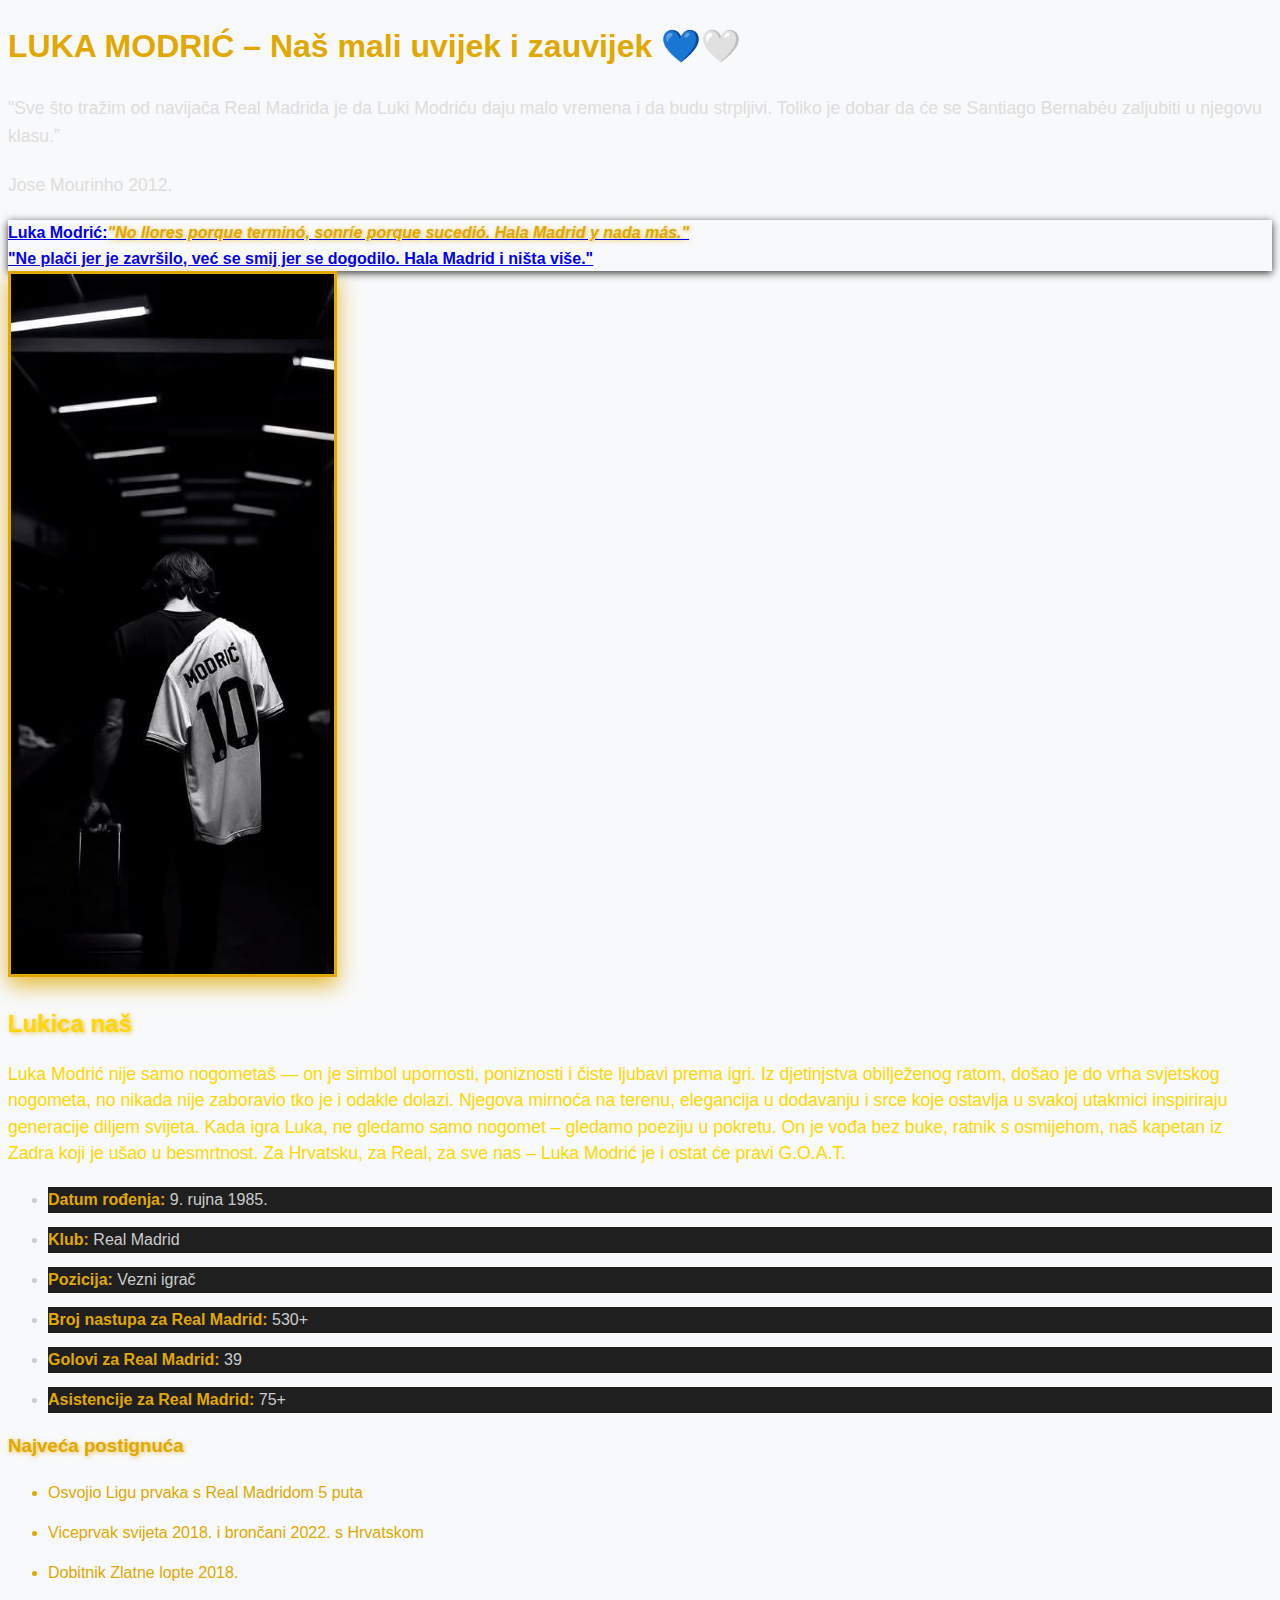
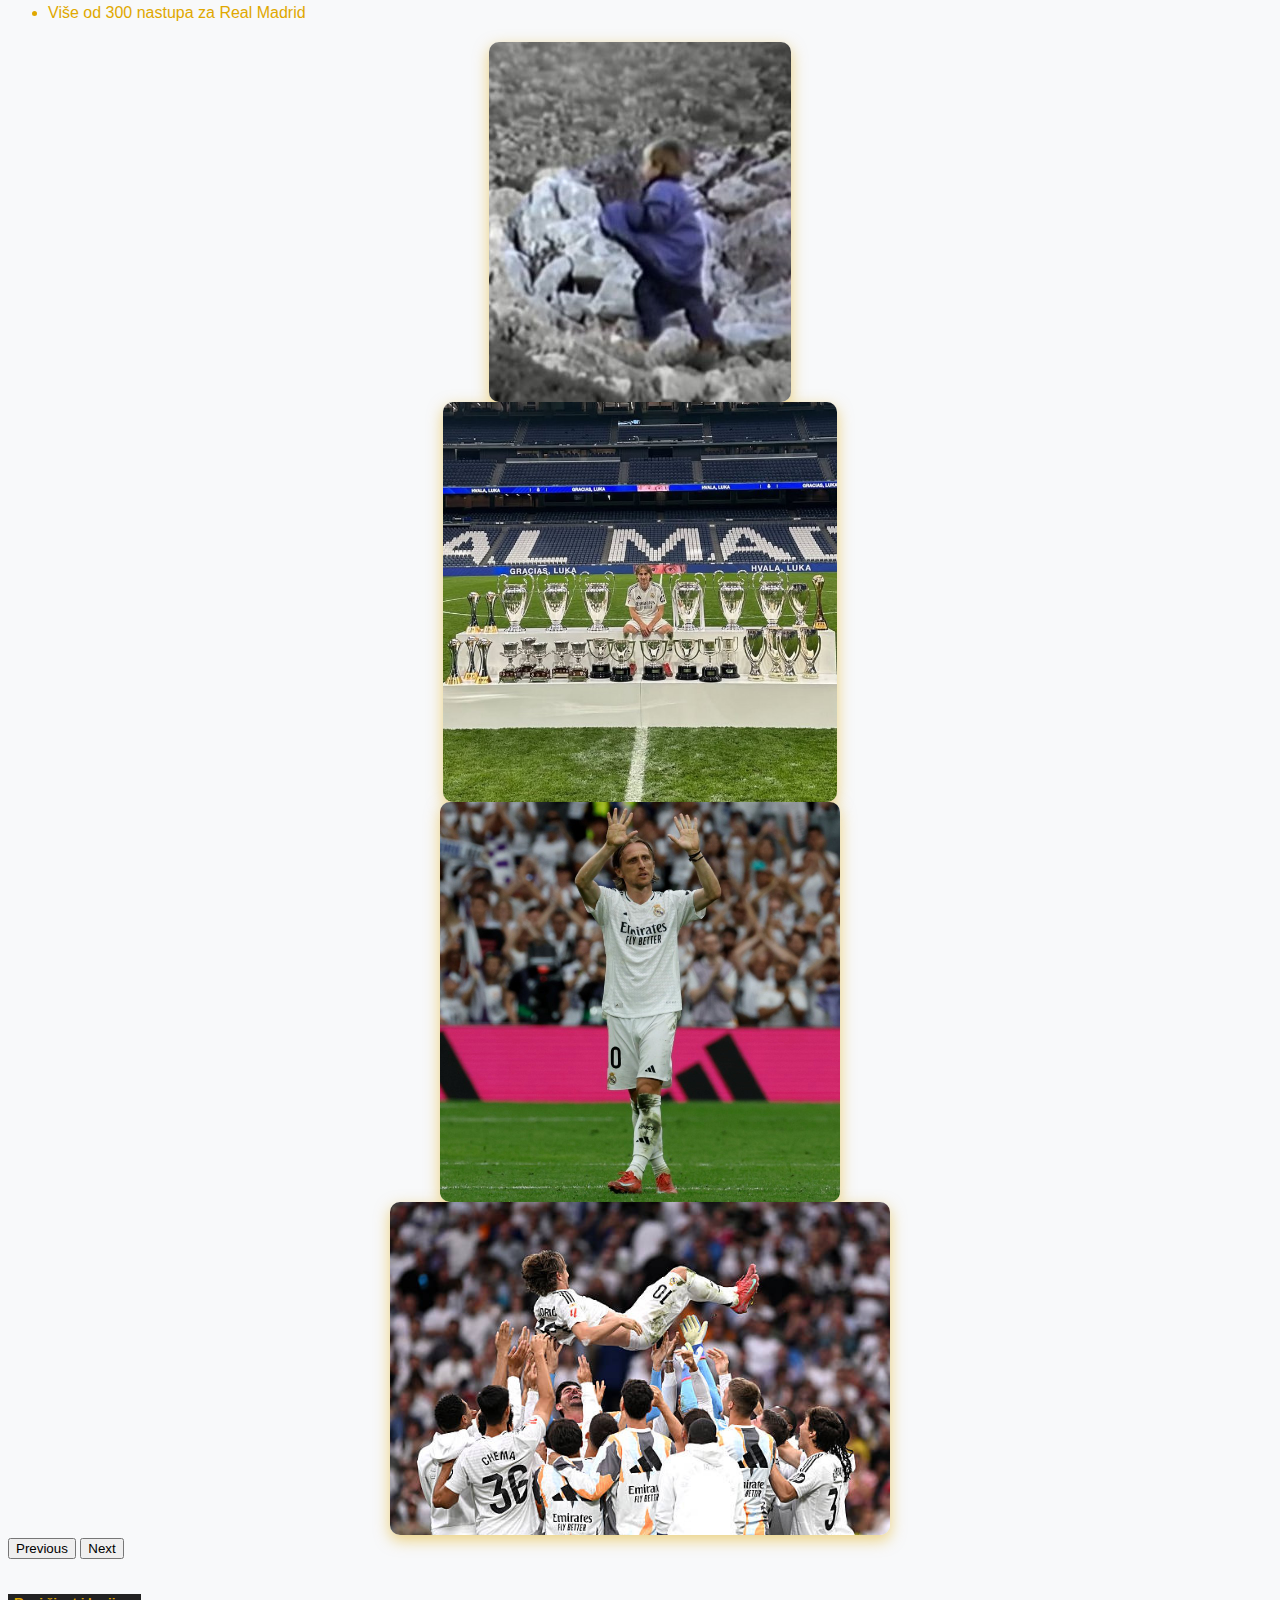
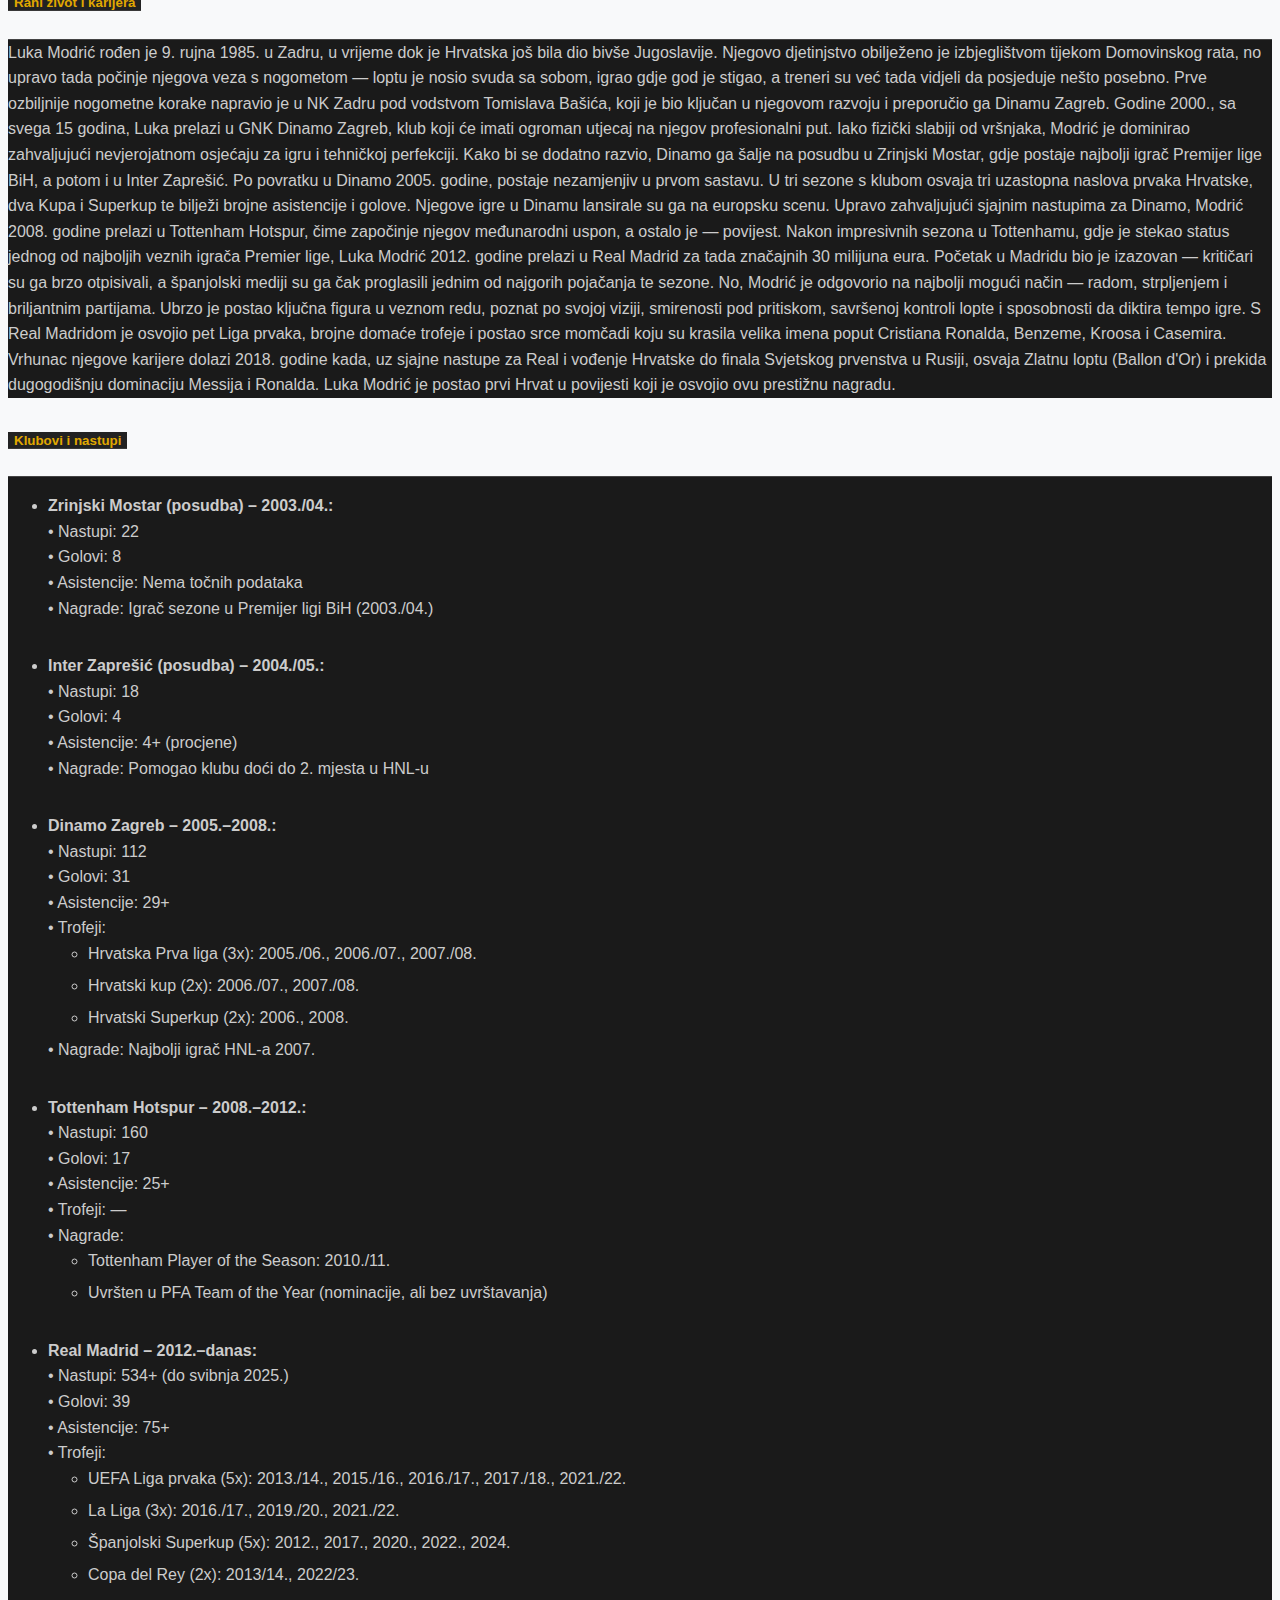
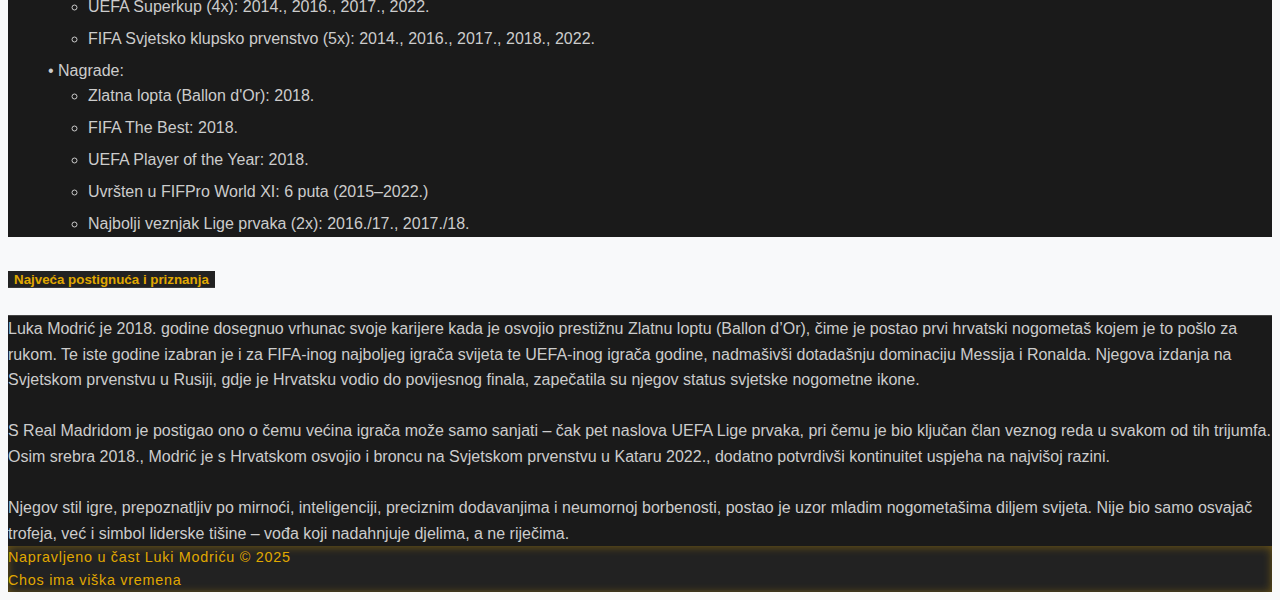
<file: ModrićBootstrap/index.html>
<!DOCTYPE html>
<html lang="en">
  <head>
    <meta charset="UTF-8" />
    <meta name="viewport" content="width=device-width, initial-scale=1" />
    <title>Luka Modrić</title>
    <link
      href="https://cdn.jsdelivr.net/npm/bootstrap@5.3.6/dist/css/bootstrap.min.css"
      rel="stylesheet"
      integrity="sha384-4Q6Gf2aSP4eDXB8Miphtr37CMZZQ5oXLH2yaXMJ2w8e2ZtHTl7GptT4jmndRuHDT"
      crossorigin="anonymous"
    />
    <link rel="stylesheet" href="style.css" />

    <style>
      #carouselExample img {
        max-width: 500px;
        max-height: 400px;
        margin: 0 auto;
        display: block;
        object-fit: contain;
      }
    </style>
  </head>
  <header
    class="bg-dark text-white py-4 text-center border-bottom border-secondary"
  >
    <div class="container">
      <h1 class="display-5 fw-bold text-center">
        LUKA MODRIĆ – Naš mali uvijek i zauvijek 💙🤍
      </h1>

      <p class="lead fst-italic">
        "Sve što tražim od navijača Real Madrida je da Luki Modriću daju malo
        vremena i da budu strpljivi. Toliko je dobar da će se Santiago Bernabéu
        zaljubiti u njegovu klasu.”
      </p>
      <p class="lead fst-italic">Jose Mourinho 2012.</p>
    </div>
  </header>

  <body>
    <nav class="navbar navbar-expand-lg navbar-dark bg-dark">
      <div class="container">
        <a class="navbar-brand" href="#"
          >Luka Modrić:<i
            >"No llores porque terminó, sonríe porque sucedió. Hala Madrid y
            nada más."</i
          >
          <br />"Ne plači jer je završilo, već se smij jer se dogodilo. Hala
          Madrid i ništa više."</a
        >
      </div>
    </nav>

    <div class="container mt-5">
      <div class="row align-items-center">
        <div class="col-md-4 text-center mb-4">
          <img
            src="./slike/Goat.jpg"
            alt="Luka Modrić"
            class="img-fluid rounded shadow"
          />
        </div>
        <div class="col-md-8">
          <h2 class="mb-3">Lukica naš</h2>
          <p>
            Luka Modrić nije samo nogometaš — on je simbol upornosti, poniznosti
            i čiste ljubavi prema igri. Iz djetinjstva obilježenog ratom, došao
            je do vrha svjetskog nogometa, no nikada nije zaboravio tko je i
            odakle dolazi. Njegova mirnoća na terenu, elegancija u dodavanju i
            srce koje ostavlja u svakoj utakmici inspiriraju generacije diljem
            svijeta. Kada igra Luka, ne gledamo samo nogomet – gledamo poeziju u
            pokretu. On je vođa bez buke, ratnik s osmijehom, naš kapetan iz
            Zadra koji je ušao u besmrtnost. Za Hrvatsku, za Real, za sve nas –
            Luka Modrić je i ostat će pravi G.O.A.T.
          </p>
          <ul class="list-group list-group-flush mt-4">
            <li class="list-group-item">
              <strong>Datum rođenja:</strong> 9. rujna 1985.
            </li>
            <li class="list-group-item"><strong>Klub:</strong> Real Madrid</li>
            <li class="list-group-item">
              <strong>Pozicija:</strong> Vezni igrač
            </li>
            <li class="list-group-item">
              <strong>Broj nastupa za Real Madrid:</strong> 530+
            </li>
            <li class="list-group-item">
              <strong>Golovi za Real Madrid:</strong> 39
            </li>
            <li class="list-group-item">
              <strong>Asistencije za Real Madrid:</strong> 75+
            </li>
          </ul>
        </div>
      </div>

      <div class="container mt-5">
  <div class="row align-items-center">
    <!-- Najveća postignuća lijevo -->
    <div class="col-md-6">
      <h3>Najveća postignuća</h3>
      <ul>
        <li>Osvojio Ligu prvaka s Real Madridom 5 puta</li>
        <li>Viceprvak svijeta 2018. i brončani 2022. s Hrvatskom</li>
        <li>Dobitnik Zlatne lopte 2018.</li>
        <li>Više od 300 nastupa za Real Madrid</li>
      </ul>
    </div>

    <!-- Carousel desno -->
    <div class="col-md-6">
      <div
        id="carouselExample"
        class="carousel slide"
        data-bs-ride="carousel"
      >
        <div class="carousel-inner">
          <div class="carousel-item active">
            <img src="./slike/mali luka.jpg" class="d-block mx-auto" alt="Slide 1" />
          </div>
          <div class="carousel-item">
            <img src="./slike/velikiLuka.jpg" class="d-block mx-auto" alt="Slide 2" />
          </div>
          <div class="carousel-item">
            <img src="./slike/modrićPozdrav.jpg" class="d-block mx-auto" alt="Slide 3" />
          </div>
          <div class="carousel-item">
            <img src="./slike/lukaBacanje.jpg" class="d-block mx-auto" alt="Slide 4" />
          </div>
        </div>

        <button
          class="carousel-control-prev"
          type="button"
          data-bs-target="#carouselExample"
          data-bs-slide="prev"
        >
          <span class="carousel-control-prev-icon" aria-hidden="true"></span>
          <span class="visually-hidden">Previous</span>
        </button>
        <button
          class="carousel-control-next"
          type="button"
          data-bs-target="#carouselExample"
          data-bs-slide="next"
        >
          <span class="carousel-control-next-icon" aria-hidden="true"></span>
          <span class="visually-hidden">Next</span>
        </button>
      </div>
    </div>
  </div>
</div>

    <div class="accordion accordion-flush" id="accordionFlushExample">
      <div class="accordion-item">
        <h2 class="accordion-header">
          <button
            class="accordion-button collapsed"
            type="button"
            data-bs-toggle="collapse"
            data-bs-target="#flush-collapseOne"
            aria-expanded="false"
            aria-controls="flush-collapseOne"
          >
            Rani život i karijera
          </button>
        </h2>
        <div
          id="flush-collapseOne"
          class="accordion-collapse collapse"
          data-bs-parent="#accordionFlushExample"
        >
          <div class="accordion-body">
            Luka Modrić rođen je 9. rujna 1985. u Zadru, u vrijeme dok je
            Hrvatska još bila dio bivše Jugoslavije. Njegovo djetinjstvo
            obilježeno je izbjeglištvom tijekom Domovinskog rata, no upravo tada
            počinje njegova veza s nogometom — loptu je nosio svuda sa sobom,
            igrao gdje god je stigao, a treneri su već tada vidjeli da posjeduje
            nešto posebno. Prve ozbiljnije nogometne korake napravio je u NK
            Zadru pod vodstvom Tomislava Bašića, koji je bio ključan u njegovom
            razvoju i preporučio ga Dinamu Zagreb. Godine 2000., sa svega 15
            godina, Luka prelazi u GNK Dinamo Zagreb, klub koji će imati ogroman
            utjecaj na njegov profesionalni put. Iako fizički slabiji od
            vršnjaka, Modrić je dominirao zahvaljujući nevjerojatnom osjećaju za
            igru i tehničkoj perfekciji. Kako bi se dodatno razvio, Dinamo ga
            šalje na posudbu u Zrinjski Mostar, gdje postaje najbolji igrač
            Premijer lige BiH, a potom i u Inter Zaprešić. Po povratku u Dinamo
            2005. godine, postaje nezamjenjiv u prvom sastavu. U tri sezone s
            klubom osvaja tri uzastopna naslova prvaka Hrvatske, dva Kupa i
            Superkup te bilježi brojne asistencije i golove. Njegove igre u
            Dinamu lansirale su ga na europsku scenu. Upravo zahvaljujući
            sjajnim nastupima za Dinamo, Modrić 2008. godine prelazi u Tottenham
            Hotspur, čime započinje njegov međunarodni uspon, a ostalo je —
            povijest. Nakon impresivnih sezona u Tottenhamu, gdje je stekao
            status jednog od najboljih veznih igrača Premier lige, Luka Modrić
            2012. godine prelazi u Real Madrid za tada značajnih 30 milijuna
            eura. Početak u Madridu bio je izazovan — kritičari su ga brzo
            otpisivali, a španjolski mediji su ga čak proglasili jednim od
            najgorih pojačanja te sezone. No, Modrić je odgovorio na najbolji
            mogući način — radom, strpljenjem i briljantnim partijama. Ubrzo je
            postao ključna figura u veznom redu, poznat po svojoj viziji,
            smirenosti pod pritiskom, savršenoj kontroli lopte i sposobnosti da
            diktira tempo igre. S Real Madridom je osvojio pet Liga prvaka,
            brojne domaće trofeje i postao srce momčadi koju su krasila velika
            imena poput Cristiana Ronalda, Benzeme, Kroosa i Casemira. Vrhunac
            njegove karijere dolazi 2018. godine kada, uz sjajne nastupe za Real
            i vođenje Hrvatske do finala Svjetskog prvenstva u Rusiji, osvaja
            Zlatnu loptu (Ballon d'Or) i prekida dugogodišnju dominaciju Messija
            i Ronalda. Luka Modrić je postao prvi Hrvat u povijesti koji je
            osvojio ovu prestižnu nagradu.
          </div>
        </div>
      </div>
      <div class="accordion-item">
        <h2 class="accordion-header">
          <button
            class="accordion-button collapsed"
            type="button"
            data-bs-toggle="collapse"
            data-bs-target="#flush-collapseTwo"
            aria-expanded="false"
            aria-controls="flush-collapseTwo"
          >
            Klubovi i nastupi
          </button>
        </h2>
        <div
          id="flush-collapseTwo"
          class="accordion-collapse collapse"
          data-bs-parent="#accordionFlushExample"
        >
          <div class="accordion-body">
            <ul>
              <li>
                <strong>Zrinjski Mostar (posudba) – 2003./04.:</strong><br />
                • Nastupi: 22<br />
                • Golovi: 8<br />
                • Asistencije: Nema točnih podataka<br />
                • Nagrade: Igrač sezone u Premijer ligi BiH (2003./04.)
              </li>
              <br />
              <li>
                <strong>Inter Zaprešić (posudba) – 2004./05.:</strong><br />
                • Nastupi: 18<br />
                • Golovi: 4<br />
                • Asistencije: 4+ (procjene)<br />
                • Nagrade: Pomogao klubu doći do 2. mjesta u HNL-u
              </li>
              <br />
              <li>
                <strong>Dinamo Zagreb – 2005.–2008.:</strong><br />
                • Nastupi: 112<br />
                • Golovi: 31<br />
                • Asistencije: 29+<br />
                • Trofeji:
                <ul>
                  <li>
                    Hrvatska Prva liga (3x): 2005./06., 2006./07., 2007./08.
                  </li>
                  <li>Hrvatski kup (2x): 2006./07., 2007./08.</li>
                  <li>Hrvatski Superkup (2x): 2006., 2008.</li>
                </ul>
                • Nagrade: Najbolji igrač HNL-a 2007.
              </li>
              <br />
              <li>
                <strong>Tottenham Hotspur – 2008.–2012.:</strong><br />
                • Nastupi: 160<br />
                • Golovi: 17<br />
                • Asistencije: 25+<br />
                • Trofeji: —<br />
                • Nagrade:
                <ul>
                  <li>Tottenham Player of the Season: 2010./11.</li>
                  <li>
                    Uvršten u PFA Team of the Year (nominacije, ali bez
                    uvrštavanja)
                  </li>
                </ul>
              </li>
              <br />
              <li>
                <strong>Real Madrid – 2012.–danas:</strong><br />
                • Nastupi: 534+ (do svibnja 2025.)<br />
                • Golovi: 39<br />
                • Asistencije: 75+<br />
                • Trofeji:
                <ul>
                  <li>
                    UEFA Liga prvaka (5x): 2013./14., 2015./16., 2016./17.,
                    2017./18., 2021./22.
                  </li>
                  <li>La Liga (3x): 2016./17., 2019./20., 2021./22.</li>
                  <li>
                    Španjolski Superkup (5x): 2012., 2017., 2020., 2022., 2024.
                  </li>
                  <li>Copa del Rey (2x): 2013/14., 2022/23.</li>
                  <li>UEFA Superkup (4x): 2014., 2016., 2017., 2022.</li>
                  <li>
                    FIFA Svjetsko klupsko prvenstvo (5x): 2014., 2016., 2017.,
                    2018., 2022.
                  </li>
                </ul>
                • Nagrade:
                <ul>
                  <li>Zlatna lopta (Ballon d'Or): 2018.</li>
                  <li>FIFA The Best: 2018.</li>
                  <li>UEFA Player of the Year: 2018.</li>
                  <li>Uvršten u FIFPro World XI: 6 puta (2015–2022.)</li>
                  <li>
                    Najbolji veznjak Lige prvaka (2x): 2016./17., 2017./18.
                  </li>
                </ul>
              </li>
            </ul>
          </div>
        </div>
      </div>
      <div class="accordion-item">
        <h2 class="accordion-header">
          <button
            class="accordion-button collapsed"
            type="button"
            data-bs-toggle="collapse"
            data-bs-target="#flush-collapseThree"
            aria-expanded="false"
            aria-controls="flush-collapseThree"
          >
            Najveća postignuća i priznanja
          </button>
        </h2>
        <div
          id="flush-collapseThree"
          class="accordion-collapse collapse"
          data-bs-parent="#accordionFlushExample"
        >
          <div class="accordion-body">
            Luka Modrić je 2018. godine dosegnuo vrhunac svoje karijere kada je
            osvojio prestižnu Zlatnu loptu (Ballon d’Or), čime je postao prvi
            hrvatski nogometaš kojem je to pošlo za rukom. Te iste godine
            izabran je i za FIFA-inog najboljeg igrača svijeta te UEFA-inog
            igrača godine, nadmašivši dotadašnju dominaciju Messija i Ronalda.
            Njegova izdanja na Svjetskom prvenstvu u Rusiji, gdje je Hrvatsku
            vodio do povijesnog finala, zapečatila su njegov status svjetske
            nogometne ikone.

            <br /><br />
            S Real Madridom je postigao ono o čemu većina igrača može samo
            sanjati – čak pet naslova UEFA Lige prvaka, pri čemu je bio ključan
            član veznog reda u svakom od tih trijumfa. Osim srebra 2018., Modrić
            je s Hrvatskom osvojio i broncu na Svjetskom prvenstvu u Kataru
            2022., dodatno potvrdivši kontinuitet uspjeha na najvišoj razini.

            <br /><br />
            Njegov stil igre, prepoznatljiv po mirnoći, inteligenciji, preciznim
            dodavanjima i neumornoj borbenosti, postao je uzor mladim
            nogometašima diljem svijeta. Nije bio samo osvajač trofeja, već i
            simbol liderske tišine – vođa koji nadahnjuje djelima, a ne
            riječima.
          </div>
        </div>
      </div>
    </div>

    <footer class="bg-dark text-white text-center p-3 mt-5">
      Napravljeno u čast Luki Modriću © 2025<br />
      Chos ima viška vremena
    </footer>

    <script src="https://cdn.jsdelivr.net/npm/bootstrap@5.3.6/dist/js/bootstrap.bundle.min.js"></script>
    <script>
      const carouselElement = document.querySelector("#carouselExample");
      const carousel = new bootstrap.Carousel(carouselElement, {
        interval: 2000,
      });
    </script>
  </body>
</html>
</file>
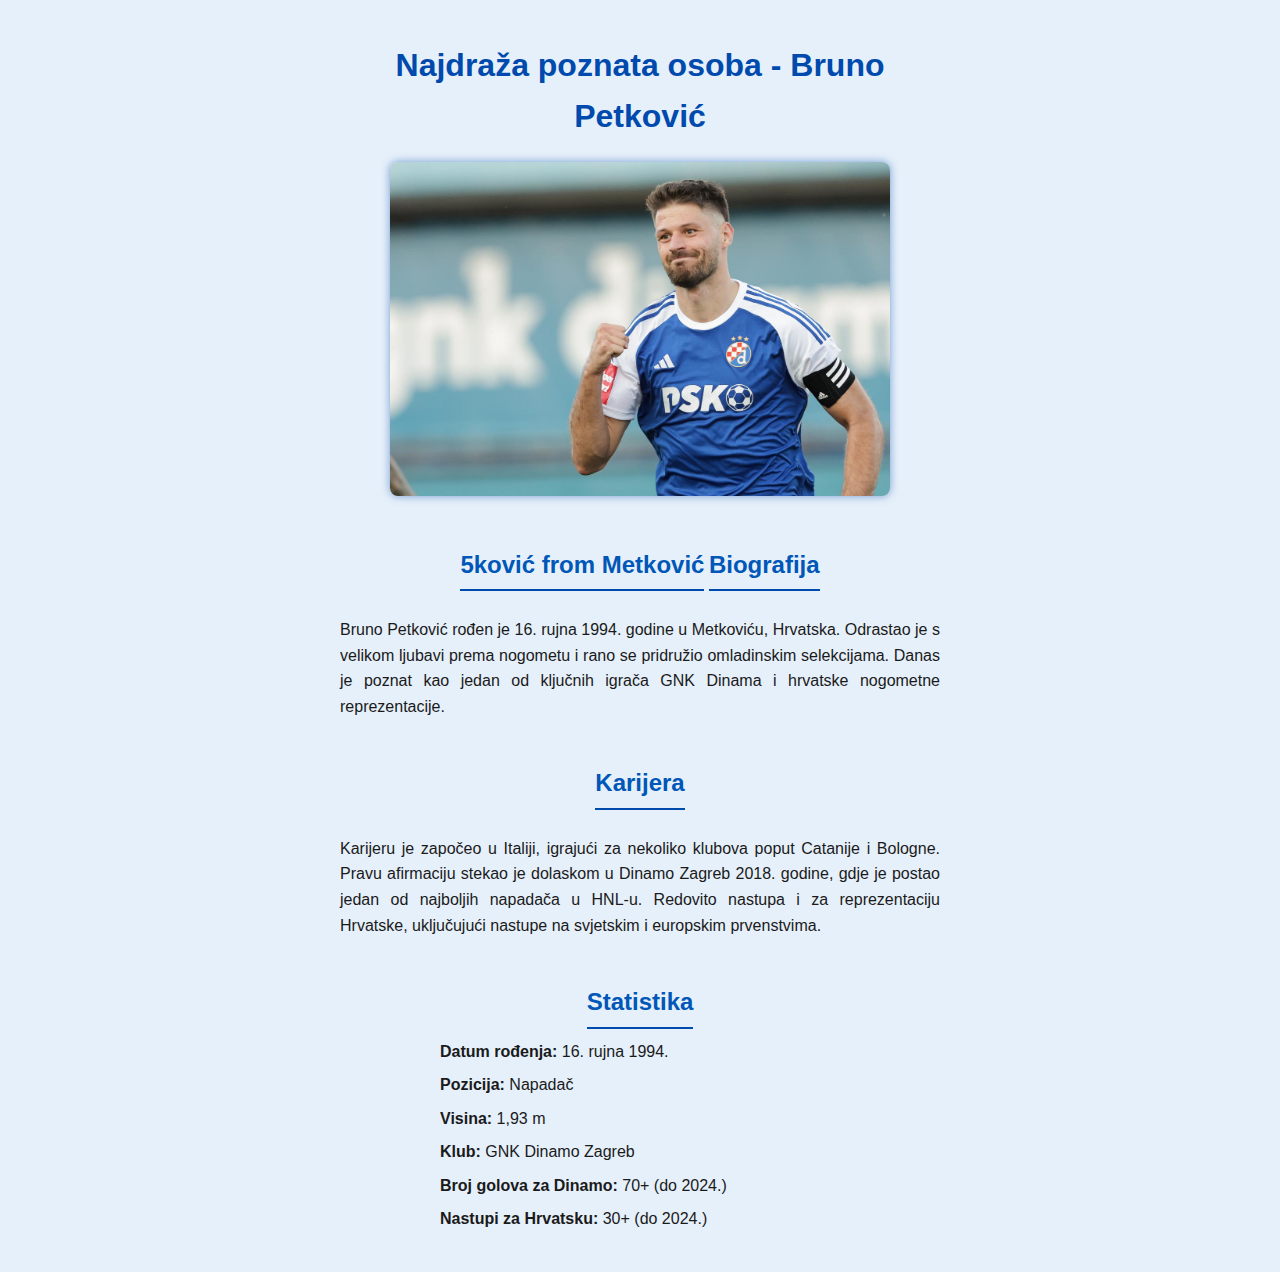
<file: ispit/ispit/index.html>
<!DOCTYPE html>
<html lang="hr">
  <head>
    <meta charset="UTF-8" />
    <title>Ispit - Bruno Petković</title>
    <link rel="stylesheet" href="index.css" />
  </head>
  <body>
    <h1>Najdraža poznata osoba - Bruno Petković</h1>
    <img src="./slika/Bruno.jpeg" alt="Ćaća" width="500px" />

    <h2>5ković from Metković</h2>

    <h2>Biografija</h2>
    <p>
      Bruno Petković rođen je 16. rujna 1994. godine u Metkoviću, Hrvatska.
      Odrastao je s velikom ljubavi prema nogometu i rano se pridružio
      omladinskim selekcijama. Danas je poznat kao jedan od ključnih igrača GNK
      Dinama i hrvatske nogometne reprezentacije.
    </p>

    <h2>Karijera</h2>
    <p>
      Karijeru je započeo u Italiji, igrajući za nekoliko klubova poput Catanije
      i Bologne. Pravu afirmaciju stekao je dolaskom u Dinamo Zagreb 2018.
      godine, gdje je postao jedan od najboljih napadača u HNL-u. Redovito
      nastupa i za reprezentaciju Hrvatske, uključujući nastupe na svjetskim i
      europskim prvenstvima.
    </p>

    <h2>Statistika</h2>
    <ul>
      <li><strong>Datum rođenja:</strong> 16. rujna 1994.</li>
      <li><strong>Pozicija:</strong> Napadač</li>
      <li><strong>Visina:</strong> 1,93 m</li>
      <li><strong>Klub:</strong> GNK Dinamo Zagreb</li>
      <li><strong>Broj golova za Dinamo:</strong> 70+ (do 2024.)</li>
      <li><strong>Nastupi za Hrvatsku:</strong> 30+ (do 2024.)</li>
    </ul>
  </body>
</html>
</file>
<file: ModrićBootstrap/style.css>
/* Osnovno */
body {
  background-color: #f8f9fa;

  color: #e0a800;
  font-family: "Segoe UI", Tahoma, Geneva, Verdana, sans-serif;
  line-height: 1.6;
}

/* Navbar */
.navbar {
  box-shadow: 0 2px 8px rgba(0, 0, 0, 0.8);
  font-weight: 600;
}

/* Naslov na stranici */
h2,
h3,
h4,
i {
  color: #e0a800;
  text-shadow: 1px 1px 4px rgba(224, 168, 0, 0.7);
}

/* Paragrafi */
p {
  font-size: 1.1rem;
  margin-bottom: 1.3rem;
  color: #ddd;
}

/* Lista postignuća */
ul li {
  margin-bottom: 0.9rem;
}

/* Lista unutar accordion body */
.accordion-body ul li {
  margin-bottom: 0.4rem;
}

/* Slike u carouselu */
#carouselExample img {
  max-width: 500px;
  max-height: 400px;
  margin: 0 auto;
  display: block;
  object-fit: contain;
  border-radius: 10px;
  box-shadow: 0 5px 15px rgba(224, 168, 0, 0.5);
}

/* Slika glavna (lijevo) */
img.img-fluid.rounded.shadow {
  border: 3px solid #e0a800;
  box-shadow: 0 8px 20px rgba(224, 168, 0, 0.8);
}

.list-group-item {
  background-color: #1f1f1f;
  border: none;
  color: #ccc;
  font-weight: 500;
}

/* Istaknuti labeli u listi */
.list-group-item strong {
  color: #e0a800;
}

/* Accordion */
.accordion-button {
  background-color: #222;
  color: #e0a800;
  font-weight: 600;
  border: none;
  box-shadow: inset 0 -1px 0 rgba(255, 255, 255, 0.1);
  margin-bottom: auto;
}

.accordion-button:not(.collapsed) {
  background-color: #333;
  color: #f1f1f1;
}

.accordion-body {
  background-color: #1a1a1a;
  color: #ccc;
  font-size: 1rem;
  border-top: 1px solid #444;
}
/* Zlatna boja za naslov i tekst u desnoj koloni */
.col-md-8 h2 {
  color: #ffd700; /* zlatna */
  font-weight: 700;
  margin-bottom: 1rem;
}

.col-md-8 p {
  color: #ffd700; /* zlatna */
  font-weight: 500;
  line-height: 1.5;
}

/* Footer */
footer {
  background-color: #222;
  font-size: 0.9rem;
  letter-spacing: 0.05em;
  box-shadow: inset 0 1px 10px rgba(224, 168, 0, 0.4);
}

/* Responsive adjustments */
@media (max-width: 768px) {
  #carouselExample img {
    max-width: 90vw;
    max-height: 300px;
  }

  .container.mt-5.text-center iframe {
    width: 100%;
    height: 360px;
  }
}
</file>
<file: ispit/ispit/index.css>
body {
  max-width: 600px;
  margin: 40px auto;
  padding: 0 20px;
  text-align: center;
  font-family: Arial, sans-serif;
  line-height: 1.6;
  color: #1a1a1a;
  background-color: #e6f0fa;
}

h1 {
  margin-bottom: 20px;
  color: #004aad;
}

h2 {
  margin-top: 30px;
  margin-bottom: 10px;
  color: #0057b7;
  border-bottom: 2px solid #004aad;
  padding-bottom: 5px;
  display: inline-block;
}

p {
  text-align: justify;
  margin-bottom: 15px;
}

ul {
  list-style-type: none;
  padding-left: 0;
  text-align: left;
  max-width: 400px;
  margin: 0 auto 30px auto;
}

ul li {
  margin-bottom: 8px;
}

img {
  margin: 20px 0;
  max-width: 100%;
  height: auto;
  border-radius: 8px;
  display: block;
  margin-left: auto;
  margin-right: auto;
  box-shadow: 0 0 8px rgba(0, 74, 173, 0.5);
}
</file>
